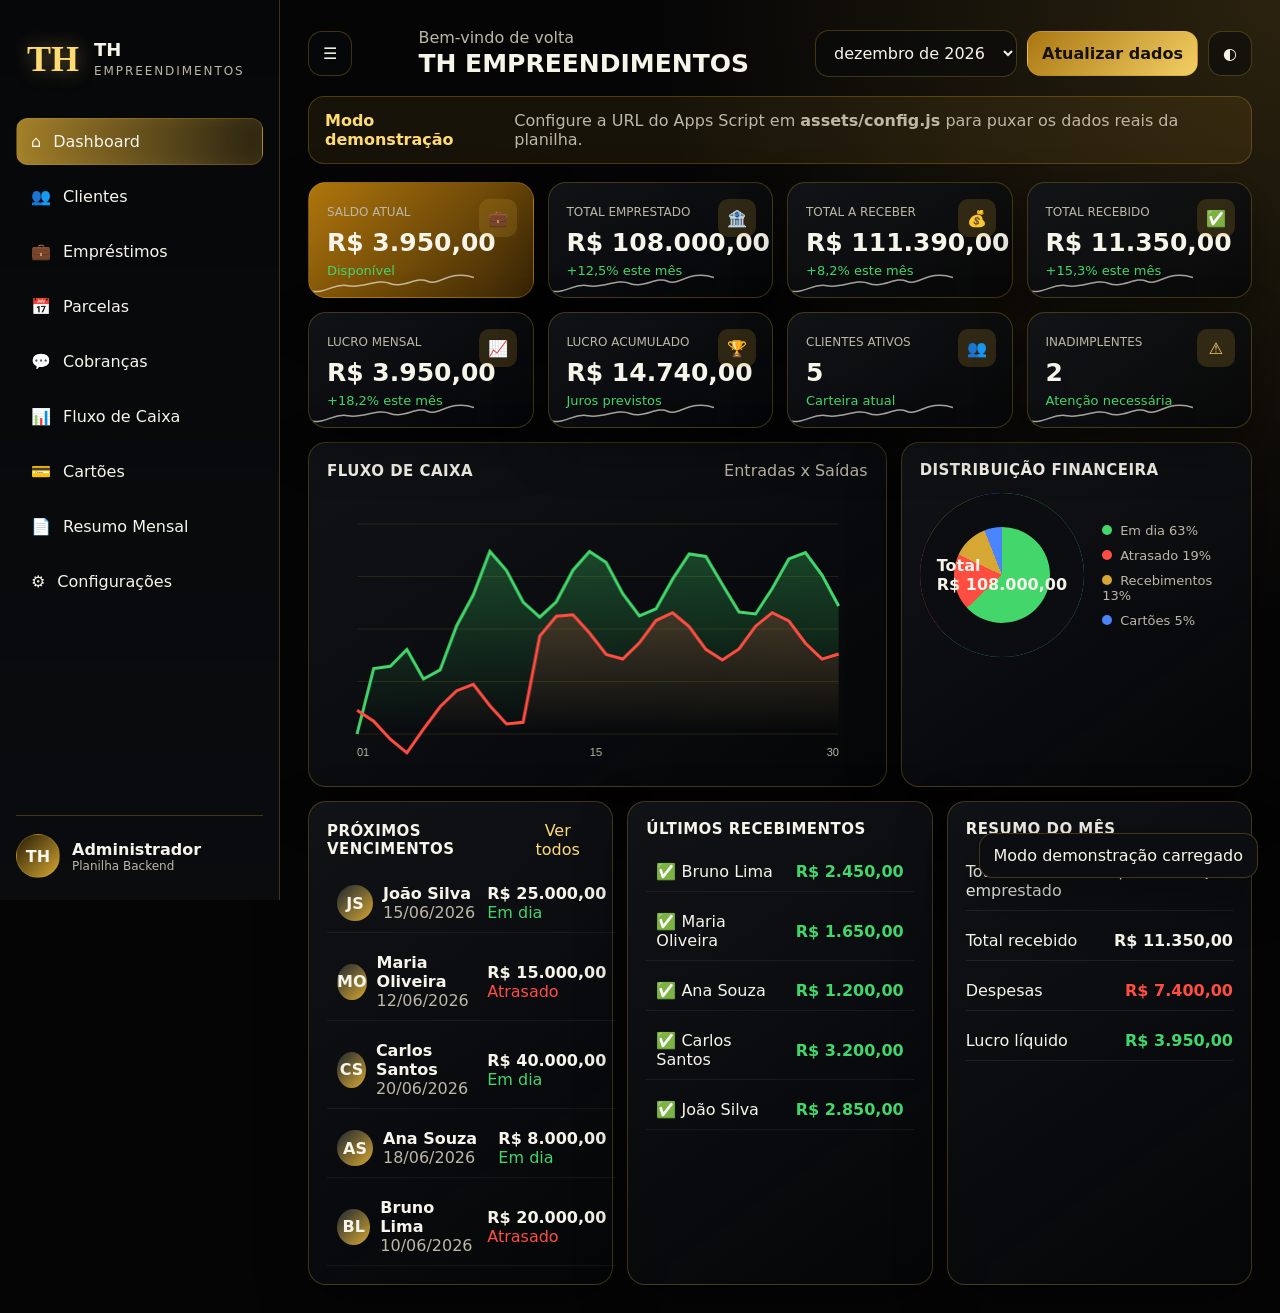
<file: index.html>
<!doctype html>
<html lang="pt-BR">
<head>
  <meta charset="UTF-8" />
  <meta name="viewport" content="width=device-width, initial-scale=1.0, viewport-fit=cover" />
  <meta name="theme-color" content="#050506" />
  <meta name="description" content="TH EMPREENDIMENTOS - Dashboard financeiro premium alimentado por Google Planilhas." />
  <title>TH EMPREENDIMENTOS</title>
  <link rel="manifest" href="manifest.webmanifest" />
  <link rel="icon" href="assets/favicon.svg" type="image/svg+xml" />
  <link rel="stylesheet" href="assets/index.css" />
</head>
<body>
  <div id="app-shell" class="app-shell">
    <aside class="sidebar" id="sidebar">
      <div class="brand">
        <div class="brand-mark">TH</div>
        <div>
          <strong>TH</strong>
          <span>EMPREENDIMENTOS</span>
        </div>
      </div>

      <nav class="nav" aria-label="Menu principal">
        <button class="nav-item active" data-view="dashboard"><span>⌂</span> Dashboard</button>
        <button class="nav-item" data-view="clientes"><span>👥</span> Clientes</button>
        <button class="nav-item" data-view="emprestimos"><span>💼</span> Empréstimos</button>
        <button class="nav-item" data-view="parcelas"><span>📅</span> Parcelas</button>
        <button class="nav-item" data-view="cobrancas"><span>💬</span> Cobranças</button>
        <button class="nav-item" data-view="fluxo"><span>📊</span> Fluxo de Caixa</button>
        <button class="nav-item" data-view="cartoes"><span>💳</span> Cartões</button>
        <button class="nav-item" data-view="relatorios"><span>📄</span> Resumo Mensal</button>
        <button class="nav-item" data-view="config"><span>⚙️</span> Configurações</button>
      </nav>

      <div class="sidebar-footer">
        <div class="avatar">TH</div>
        <div>
          <strong>Administrador</strong>
          <span>Planilha Backend</span>
        </div>
      </div>
    </aside>

    <main class="main">
      <header class="topbar">
        <button id="menuBtn" class="icon-btn" aria-label="Abrir menu">☰</button>
        <div class="welcome">
          <span>Bem-vindo de volta</span>
          <h1>TH EMPREENDIMENTOS</h1>
        </div>
        <div class="top-actions">
          <select id="monthSelect" class="select" aria-label="Selecionar mês"></select>
          <button id="refreshBtn" class="gold-btn">Atualizar dados</button>
          <button id="themeBtn" class="icon-btn" aria-label="Alternar tema">◐</button>
        </div>
      </header>

      <section id="connectionBanner" class="connection-banner hidden">
        <strong>Modo demonstração</strong>
        <span>Configure a URL do Apps Script em <b>assets/config.js</b> para puxar os dados reais da planilha.</span>
      </section>

      <section id="viewHost" class="view-host"></section>
    </main>
  </div>

  <nav class="mobile-tabs" aria-label="Menu mobile">
    <button class="mobile-tab active" data-view="dashboard">⌂<span>Início</span></button>
    <button class="mobile-tab" data-view="clientes">👥<span>Clientes</span></button>
    <button class="mobile-tab" data-view="emprestimos">💼<span>Empréstimos</span></button>
    <button class="mobile-tab" data-view="cobrancas">💬<span>Cobranças</span></button>
    <button class="mobile-tab" data-view="relatorios">📄<span>PDF</span></button>
  </nav>

  <div id="toast" class="toast" role="status"></div>

  <script src="assets/config.js"></script>
  <script src="assets/sample-data.js"></script>
  <script src="assets/api.js"></script>
  <script src="assets/charts.js"></script>
  <script src="assets/pdf.js"></script>
  <script src="assets/app.js"></script>
</body>
</html>
</file>
<file: assets/index.css>
:root{
  --bg:#050506; --panel:#0b0d10; --panel2:#11151b; --line:rgba(212,166,44,.28);
  --gold:#d6a733; --gold2:#ffdc73; --text:#f7f4ea; --muted:#bdb7a6;
  --green:#42d66b; --red:#ff4d42; --blue:#4a84ff; --shadow:0 18px 50px rgba(0,0,0,.42);
}
[data-theme="light"]{
  --bg:#f6f3ec; --panel:#fffdf8; --panel2:#f0eadf; --line:rgba(132,95,8,.22);
  --text:#16130d; --muted:#6f6655; --shadow:0 18px 50px rgba(30,22,5,.12);
}
*{box-sizing:border-box} html,body{margin:0;min-height:100%;font-family:Inter,ui-sans-serif,system-ui,-apple-system,"Segoe UI",Roboto,Arial,sans-serif;background:radial-gradient(circle at top right,rgba(214,167,51,.18),transparent 34%),var(--bg);color:var(--text)}
button,input,select{font:inherit} button{cursor:pointer}.hidden{display:none!important}
.app-shell{min-height:100vh;display:grid;grid-template-columns:280px 1fr}.sidebar{position:sticky;top:0;height:100vh;padding:22px 16px;border-right:1px solid var(--line);background:linear-gradient(180deg,rgba(0,0,0,.45),rgba(0,0,0,.1)),var(--panel);display:flex;flex-direction:column;gap:22px;z-index:20}.brand{display:flex;align-items:center;gap:12px;padding:8px}.brand-mark{width:58px;height:58px;display:grid;place-items:center;color:var(--gold2);font-family:Georgia,serif;font-size:36px;font-weight:700;text-shadow:0 0 20px rgba(255,220,115,.45)}.brand strong{display:block;font-size:18px}.brand span{font-size:12px;letter-spacing:.16em;color:var(--muted)}
.nav{display:flex;flex-direction:column;gap:8px}.nav-item{border:1px solid transparent;background:transparent;color:var(--text);border-radius:12px;padding:13px 14px;text-align:left;display:flex;gap:12px;align-items:center}.nav-item:hover,.nav-item.active{border-color:var(--line);background:linear-gradient(90deg,rgba(214,167,51,.75),rgba(214,167,51,.18));box-shadow:inset 0 0 18px rgba(255,220,115,.08)}.sidebar-footer{margin-top:auto;border-top:1px solid var(--line);padding-top:18px;display:flex;gap:12px;align-items:center}.avatar{width:44px;height:44px;border-radius:50%;display:grid;place-items:center;border:1px solid var(--line);background:linear-gradient(135deg,#251b05,#d6a733);font-weight:800}.sidebar-footer span{display:block;color:var(--muted);font-size:12px}
.main{min-width:0;padding:28px}.topbar{display:flex;align-items:center;gap:16px;justify-content:space-between;margin-bottom:18px}.welcome span{color:var(--muted)}.welcome h1{font-size:25px;margin:2px 0 0}.top-actions{display:flex;gap:10px;align-items:center}.icon-btn,.gold-btn,.select{border:1px solid var(--line);background:rgba(8,10,12,.58);color:var(--text);border-radius:14px;padding:12px 14px;min-height:44px}.gold-btn{background:linear-gradient(135deg,#aa7712,#f3cf64);color:#171006;font-weight:800}.select{min-width:145px}.connection-banner{border:1px solid var(--line);border-radius:16px;padding:14px 16px;background:rgba(214,167,51,.09);display:flex;gap:10px;margin-bottom:18px;color:var(--muted)}.connection-banner strong{color:var(--gold2)}
.view-host{animation:fade .25s ease}@keyframes fade{from{opacity:.4;transform:translateY(8px)}to{opacity:1;transform:none}}
.hero-grid{display:grid;grid-template-columns:repeat(4,minmax(0,1fr));gap:14px}.kpi{position:relative;overflow:hidden;border:1px solid var(--line);background:linear-gradient(145deg,rgba(18,21,25,.9),rgba(5,6,8,.76));border-radius:18px;padding:18px;min-height:116px;box-shadow:var(--shadow)}[data-theme="light"] .kpi,[data-theme="light"] .panel{background:var(--panel)}.kpi.gold{background:linear-gradient(135deg,rgba(191,128,13,.92),rgba(61,40,6,.94))}.kpi .label{font-size:12px;text-transform:uppercase;color:var(--muted)}.kpi .value{font-size:25px;font-weight:850;margin-top:8px}.kpi .meta{font-size:13px;color:var(--green);margin-top:6px}.kpi .ico{position:absolute;right:16px;top:16px;width:38px;height:38px;border-radius:10px;display:grid;place-items:center;background:rgba(214,167,51,.18);color:var(--gold2)}.spark{position:absolute;left:0;right:0;bottom:0;height:30px;opacity:.65}.grid-2{display:grid;grid-template-columns:1.4fr .85fr;gap:14px;margin-top:14px}.grid-3{display:grid;grid-template-columns:1fr 1fr 1fr;gap:14px;margin-top:14px}.panel{border:1px solid var(--line);background:linear-gradient(145deg,rgba(18,21,25,.9),rgba(5,6,8,.76));border-radius:18px;padding:18px;box-shadow:var(--shadow);min-width:0}.panel-head{display:flex;justify-content:space-between;align-items:center;gap:10px;margin-bottom:14px}.panel h2{font-size:15px;text-transform:uppercase;margin:0;letter-spacing:.03em}.mini-link{color:var(--gold2);background:transparent;border:0}.chart{width:100%;height:270px}.donut-wrap{display:flex;align-items:center;gap:18px}.donut{width:180px;aspect-ratio:1;border-radius:50%;background:conic-gradient(var(--green) 0 63%,var(--red) 63% 82%,var(--gold) 82% 94%,var(--blue) 94%);display:grid;place-items:center;box-shadow:inset 0 0 0 34px var(--panel)}.legend{display:grid;gap:10px;color:var(--muted);font-size:13px}.dot{width:10px;height:10px;border-radius:50%;display:inline-block;margin-right:8px}.list{display:grid;gap:10px}.row{display:flex;align-items:center;justify-content:space-between;gap:12px;padding:10px;border-bottom:1px solid rgba(255,255,255,.06)}.person{display:flex;align-items:center;gap:10px}.face{width:36px;height:36px;border-radius:50%;display:grid;place-items:center;background:linear-gradient(135deg,#1d2630,#d6a733);font-weight:800}.danger{color:var(--red)}.success{color:var(--green)}.muted{color:var(--muted)}
.toolbar{display:flex;justify-content:space-between;gap:12px;margin-bottom:14px;align-items:center}.search{flex:1;max-width:360px;border:1px solid var(--line);background:var(--panel);color:var(--text);border-radius:13px;padding:12px}.cards-grid{display:grid;grid-template-columns:repeat(3,minmax(0,1fr));gap:14px}.client-card,.loan-card{border:1px solid var(--line);background:var(--panel);border-radius:18px;padding:16px;display:grid;gap:10px}.status{border-radius:999px;padding:5px 9px;font-size:12px;background:rgba(66,214,107,.12);color:var(--green);display:inline-flex;width:max-content}.status.atrasado{background:rgba(255,77,66,.12);color:var(--red)}.status.negociação,.status.negociacao{background:rgba(214,167,51,.14);color:var(--gold2)}.table-wrap{overflow:auto}.data-table{width:100%;border-collapse:collapse;min-width:780px}.data-table th,.data-table td{padding:13px;border-bottom:1px solid rgba(255,255,255,.08);text-align:left}.data-table th{color:var(--gold2);font-size:12px;text-transform:uppercase}.summary-list{display:grid;gap:10px}.summary-list div{display:flex;justify-content:space-between;border-bottom:1px solid rgba(255,255,255,.08);padding:10px 0}.report-actions{display:flex;gap:12px;flex-wrap:wrap;margin-top:16px}.toast{position:fixed;right:22px;bottom:22px;border:1px solid var(--line);background:var(--panel);padding:12px 14px;border-radius:14px;box-shadow:var(--shadow);transform:translateY(120px);transition:.25s;z-index:90}.toast.show{transform:translateY(0)}.mobile-tabs{display:none}
.print-report{display:none}
@media(max-width:1100px){.app-shell{grid-template-columns:1fr}.sidebar{position:fixed;left:0;transform:translateX(-105%);transition:.25s;width:280px}.sidebar.open{transform:none}.main{padding:18px 14px 86px}.hero-grid{grid-template-columns:repeat(2,1fr)}.grid-2,.grid-3{grid-template-columns:1fr}.cards-grid{grid-template-columns:repeat(2,1fr)}.topbar{align-items:flex-start}.top-actions{flex-wrap:wrap;justify-content:flex-end}.welcome h1{font-size:20px}.mobile-tabs{display:grid;grid-template-columns:repeat(5,1fr);position:fixed;left:0;right:0;bottom:0;z-index:50;background:rgba(6,7,9,.9);backdrop-filter:blur(14px);border-top:1px solid var(--line);padding:7px 6px calc(7px + env(safe-area-inset-bottom))}.mobile-tab{background:transparent;border:0;color:var(--muted);font-size:18px;display:grid;gap:2px;place-items:center}.mobile-tab span{font-size:11px}.mobile-tab.active{color:var(--gold2)}}
@media(max-width:640px){.main{padding:16px 10px 84px}.hero-grid,.cards-grid{grid-template-columns:1fr}.kpi{min-height:104px}.kpi .value{font-size:22px}.topbar{gap:10px}.top-actions .gold-btn{display:none}.select{min-width:126px}.chart{height:220px}.donut-wrap{display:block}.donut{margin:0 auto 16px}.panel{padding:14px}.brand-mark{width:48px;height:48px}.connection-banner{display:block}.data-table{min-width:680px}}
@media print{body{background:white;color:#111}.app-shell,.mobile-tabs,.toast{display:none}.print-report{display:block;padding:22px;font-family:Arial,sans-serif;color:#111}.print-report h1{color:#9a6b08}.print-grid{display:grid;grid-template-columns:repeat(4,1fr);gap:10px}.print-card{border:1px solid #ddd;padding:10px;border-radius:8px}.print-table{width:100%;border-collapse:collapse;margin-top:18px}.print-table th,.print-table td{border:1px solid #ddd;padding:8px;text-align:left}.no-print{display:none!important}}
</file>
